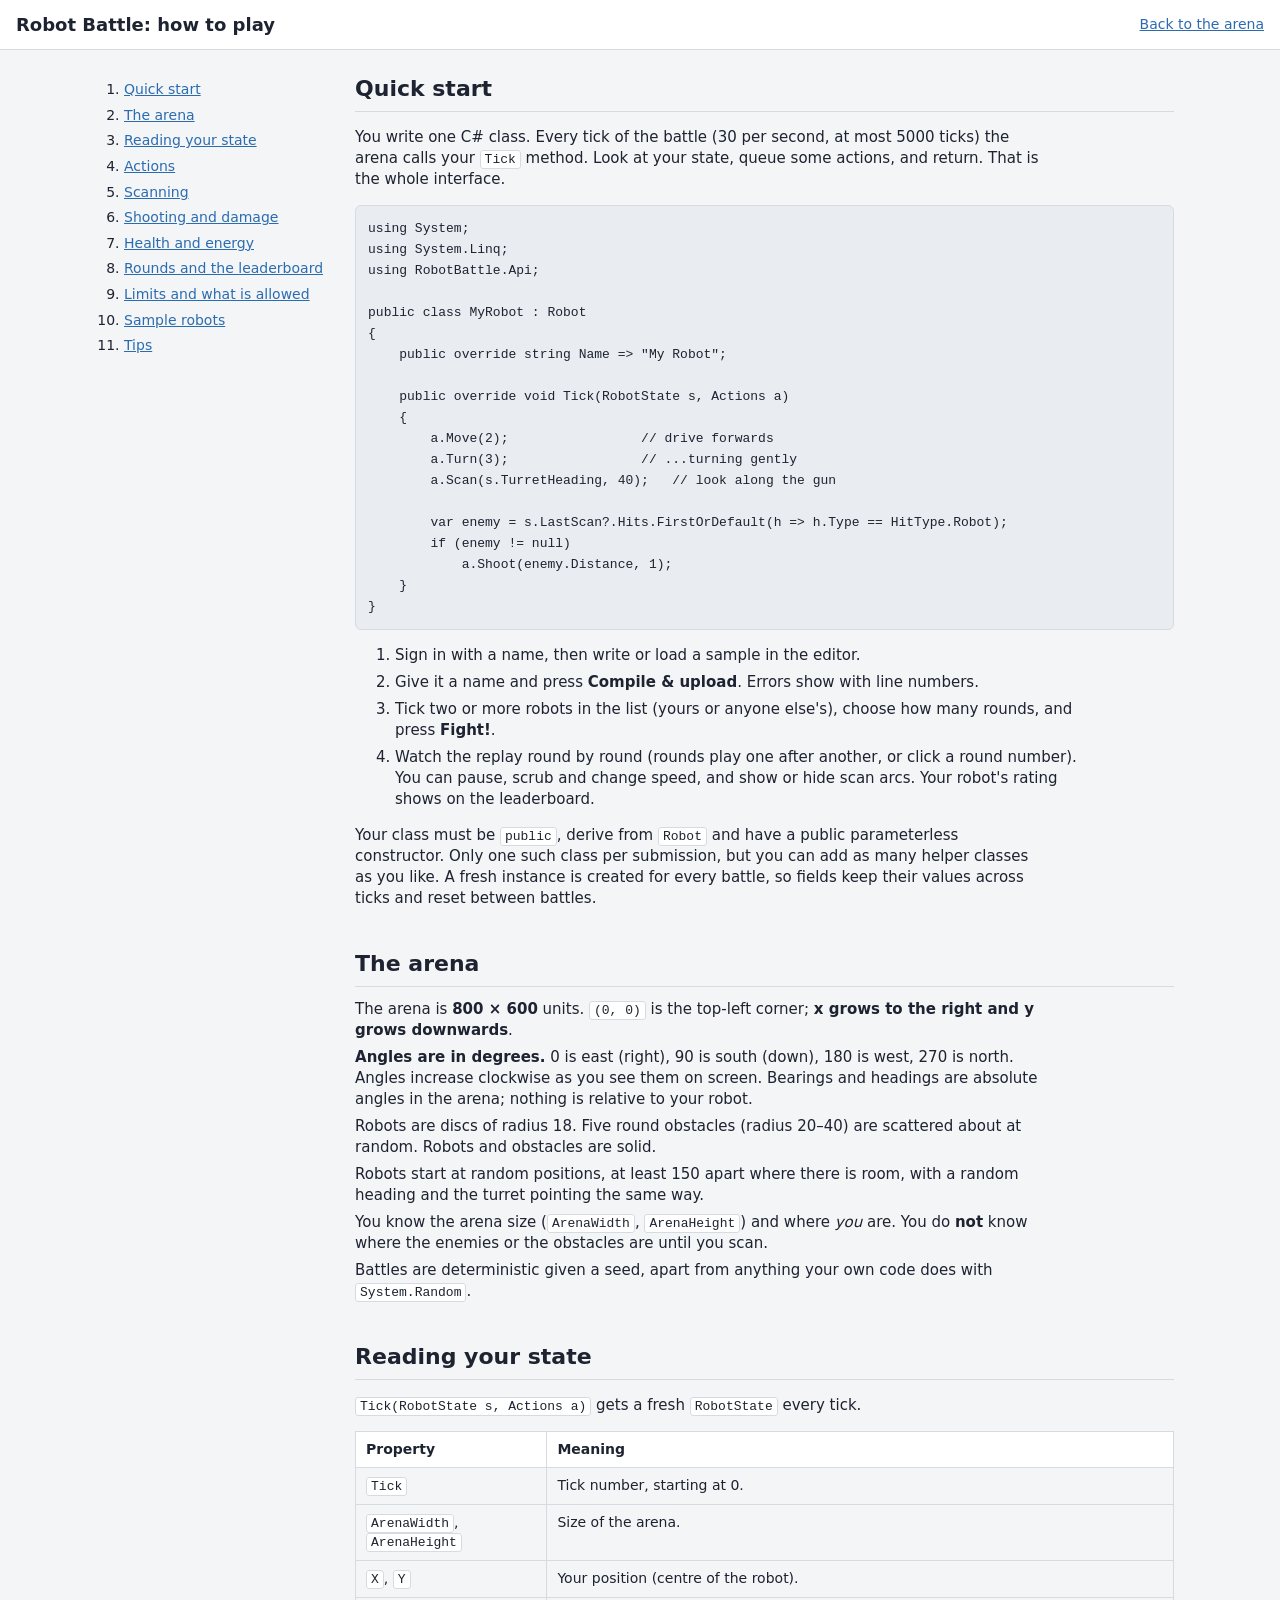
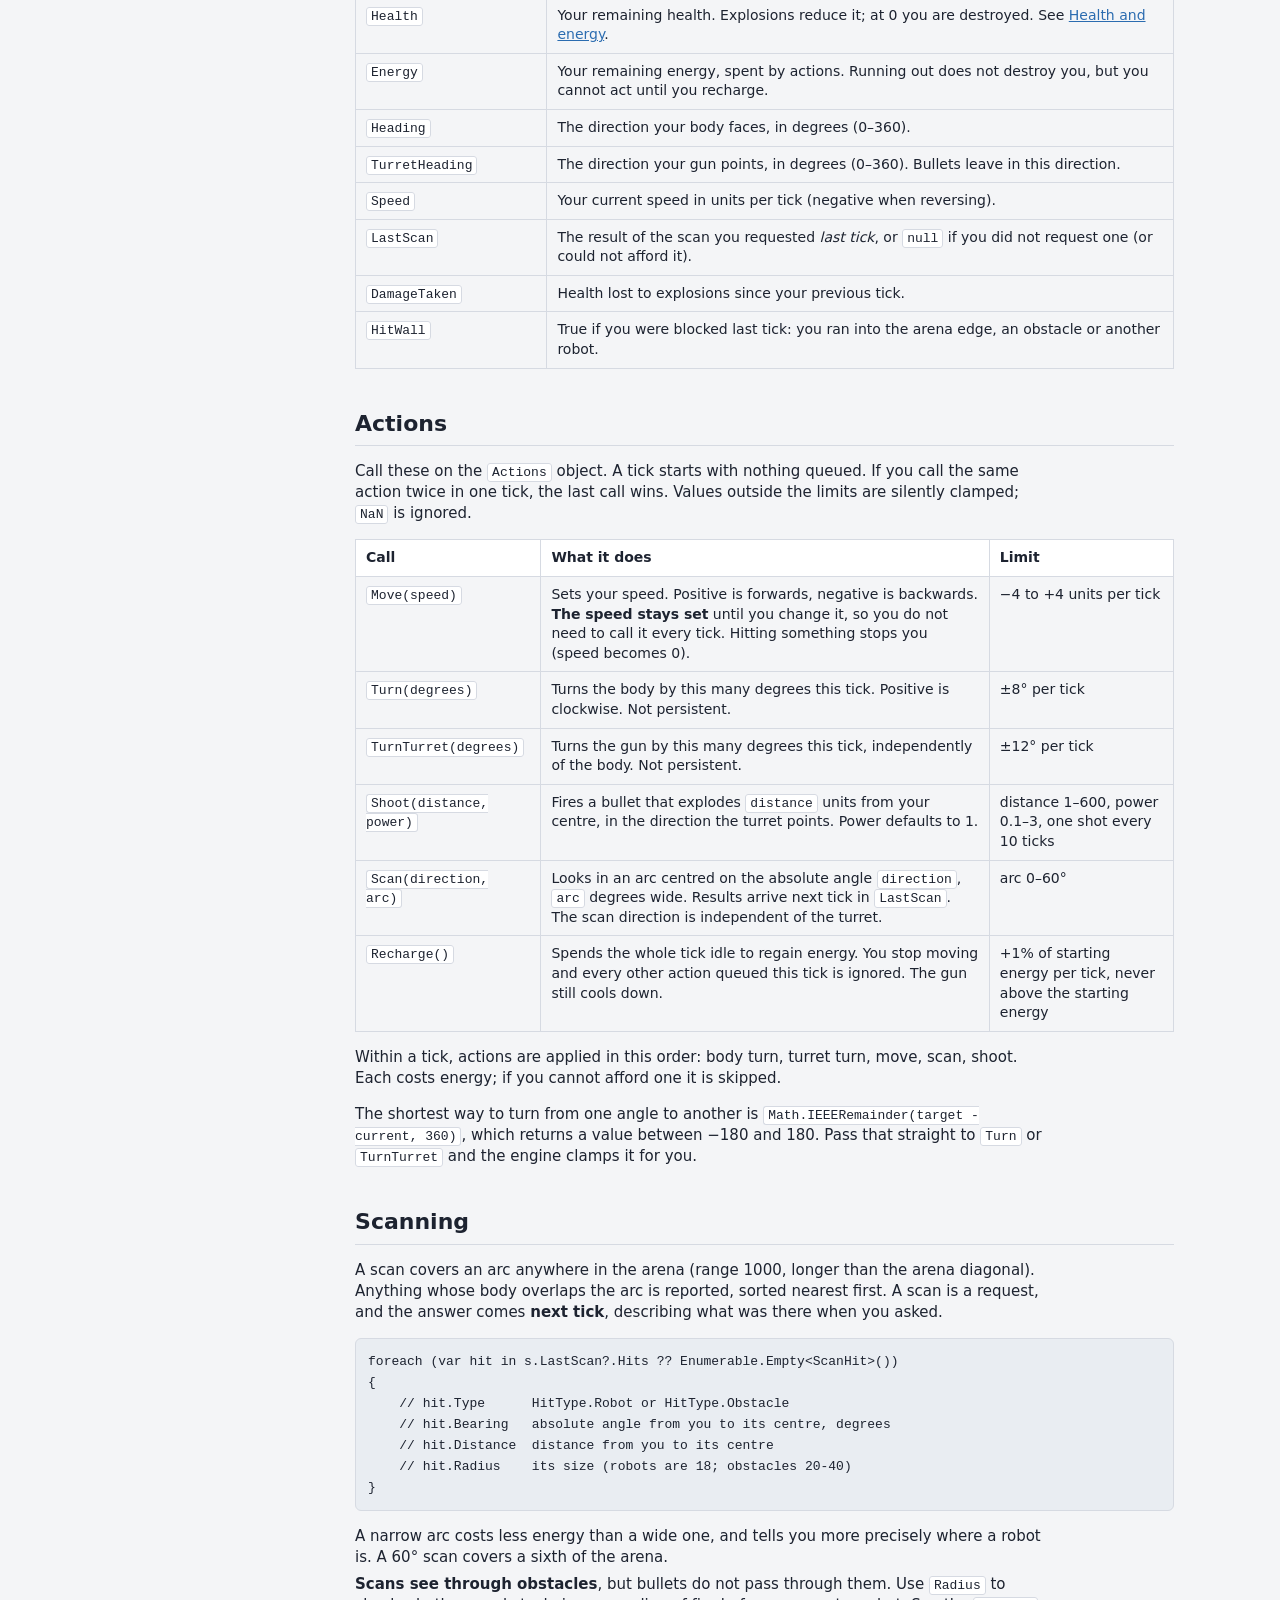
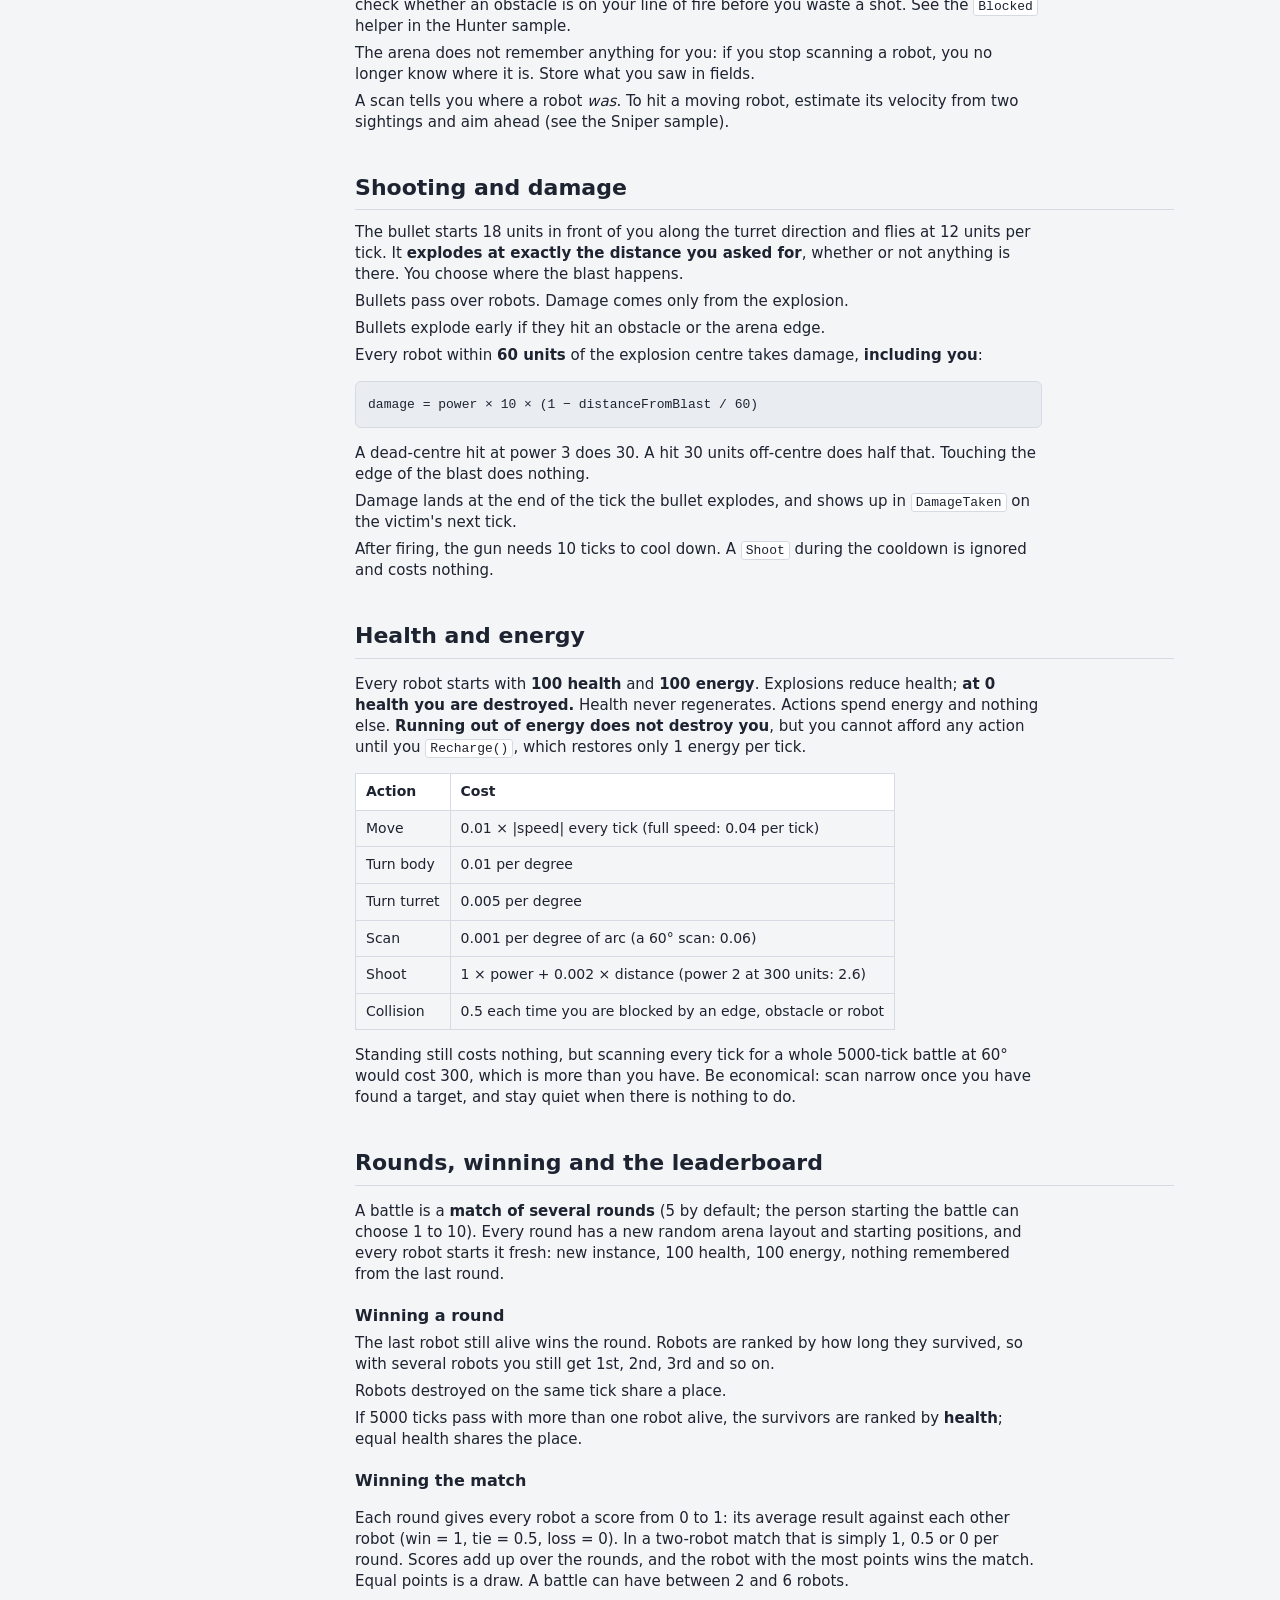
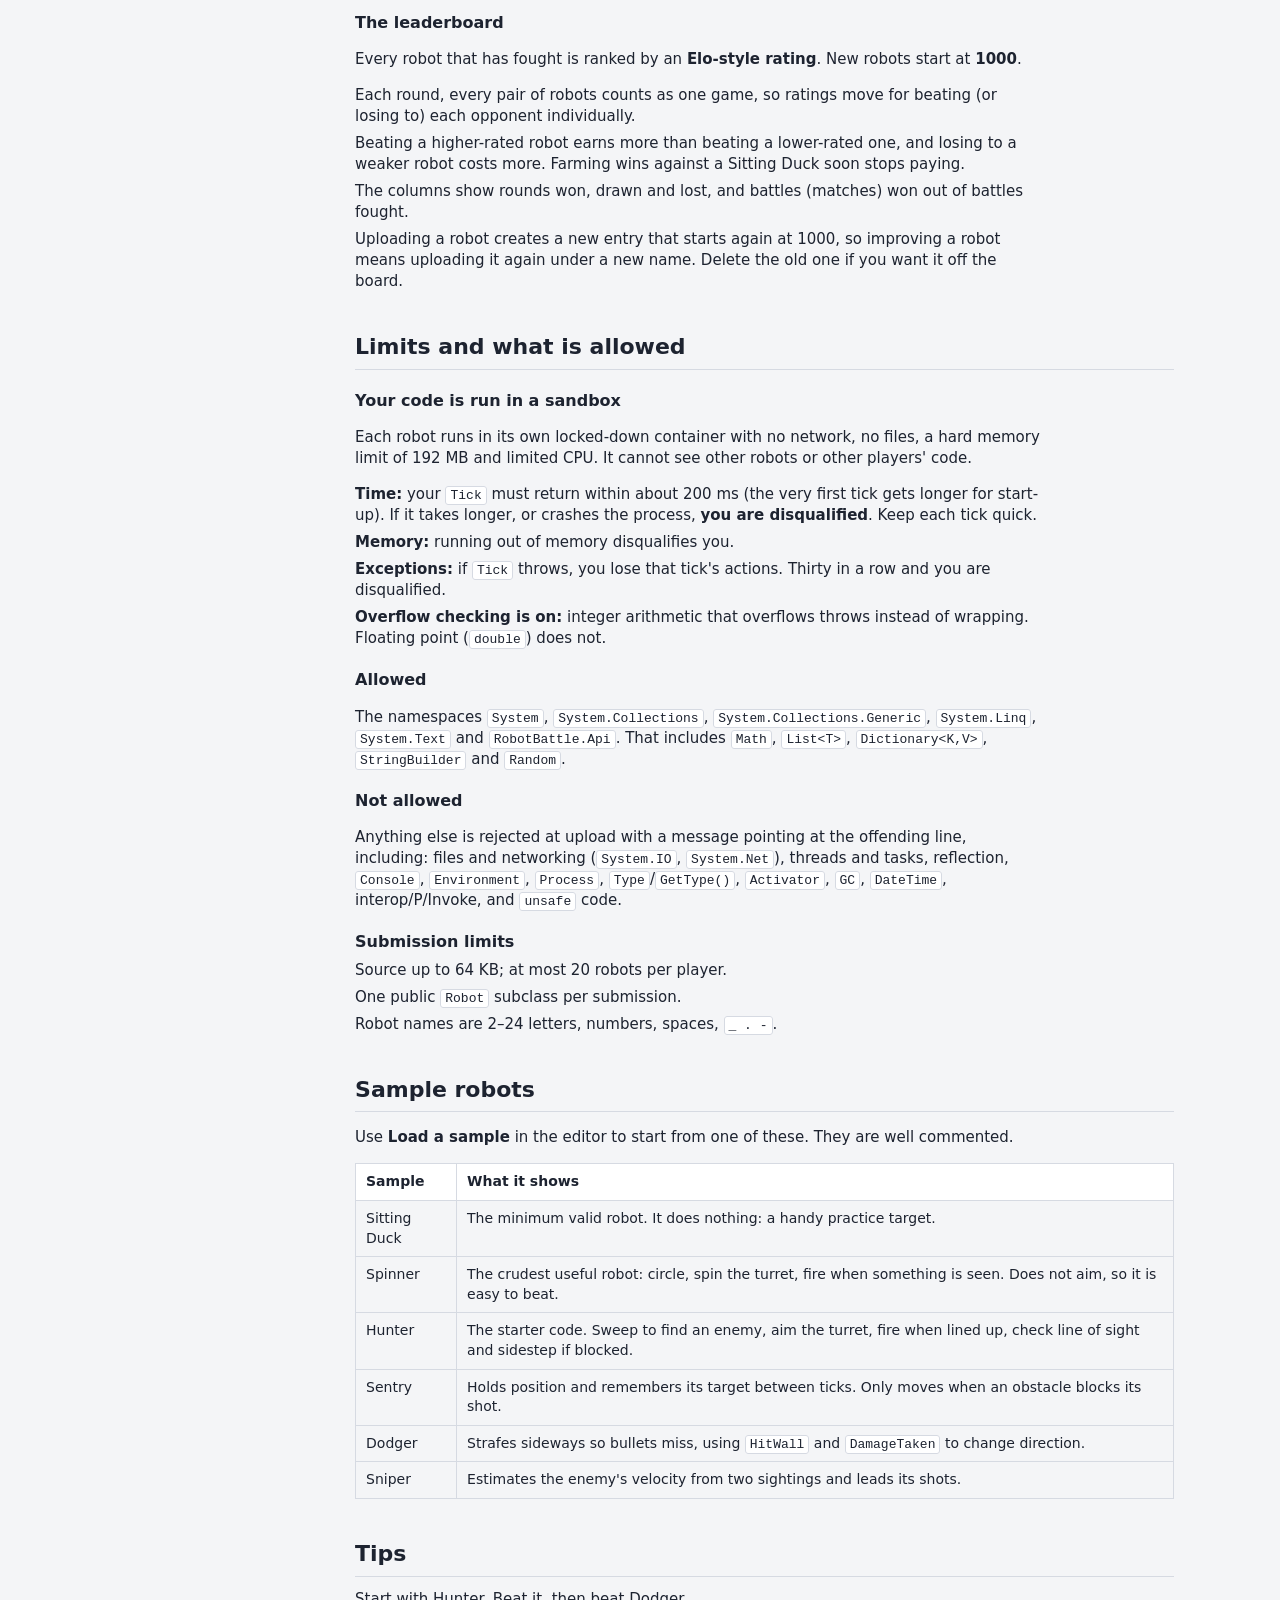
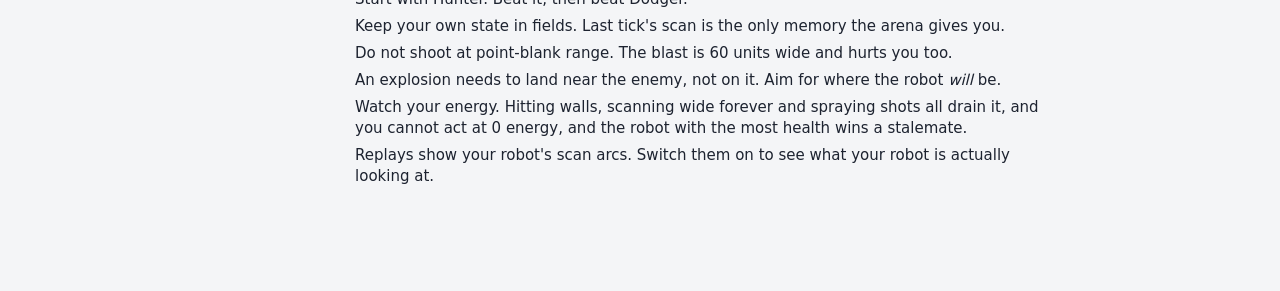
<file: src/RobotBattle.Web/wwwroot/docs.html>
<!doctype html>
<html lang="en">
<head>
<meta charset="utf-8">
<meta name="viewport" content="width=device-width, initial-scale=1">
<title>Robot Battle Docs</title>
<link rel="stylesheet" href="viewer.css">
<link rel="stylesheet" href="docs.css">
</head>
<body>
<header>
  <h1>Robot Battle: how to play</h1>
  <nav><a href="index.html">Back to the arena</a></nav>
</header>

<div class="docs">
<nav class="toc" aria-label="Contents">
  <ol>
    <li><a href="#quickstart">Quick start</a></li>
    <li><a href="#arena">The arena</a></li>
    <li><a href="#state">Reading your state</a></li>
    <li><a href="#actions">Actions</a></li>
    <li><a href="#scanning">Scanning</a></li>
    <li><a href="#shooting">Shooting and damage</a></li>
    <li><a href="#energy">Health and energy</a></li>
    <li><a href="#winning">Rounds and the leaderboard</a></li>
    <li><a href="#limits">Limits and what is allowed</a></li>
    <li><a href="#samples">Sample robots</a></li>
    <li><a href="#tips">Tips</a></li>
  </ol>
</nav>

<article>

<section id="quickstart">
<h2>Quick start</h2>
<p>You write one C# class. Every tick of the battle (30 per second, at most 5000 ticks) the arena calls your <code>Tick</code> method. Look at your state, queue some actions, and return. That is the whole interface.</p>
<pre><code>using System;
using System.Linq;
using RobotBattle.Api;

public class MyRobot : Robot
{
    public override string Name =&gt; "My Robot";

    public override void Tick(RobotState s, Actions a)
    {
        a.Move(2);                 // drive forwards
        a.Turn(3);                 // ...turning gently
        a.Scan(s.TurretHeading, 40);   // look along the gun

        var enemy = s.LastScan?.Hits.FirstOrDefault(h =&gt; h.Type == HitType.Robot);
        if (enemy != null)
            a.Shoot(enemy.Distance, 1);
    }
}</code></pre>
<ol>
  <li>Sign in with a name, then write or load a sample in the editor.</li>
  <li>Give it a name and press <strong>Compile &amp; upload</strong>. Errors show with line numbers.</li>
  <li>Tick two or more robots in the list (yours or anyone else's), choose how many rounds, and press <strong>Fight!</strong>.</li>
  <li>Watch the replay round by round (rounds play one after another, or click a round number). You can pause, scrub and change speed, and show or hide scan arcs. Your robot's rating shows on the leaderboard.</li>
</ol>
<p>Your class must be <code>public</code>, derive from <code>Robot</code> and have a public parameterless constructor. Only one such class per submission, but you can add as many helper classes as you like. A fresh instance is created for every battle, so fields keep their values across ticks and reset between battles.</p>
</section>

<section id="arena">
<h2>The arena</h2>
<ul>
  <li>The arena is <strong>800 &times; 600</strong> units. <code>(0, 0)</code> is the top-left corner; <strong>x grows to the right and y grows downwards</strong>.</li>
  <li><strong>Angles are in degrees.</strong> 0 is east (right), 90 is south (down), 180 is west, 270 is north. Angles increase clockwise as you see them on screen. Bearings and headings are absolute angles in the arena; nothing is relative to your robot.</li>
  <li>Robots are discs of radius 18. Five round obstacles (radius 20&ndash;40) are scattered about at random. Robots and obstacles are solid.</li>
  <li>Robots start at random positions, at least 150 apart where there is room, with a random heading and the turret pointing the same way.</li>
  <li>You know the arena size (<code>ArenaWidth</code>, <code>ArenaHeight</code>) and where <em>you</em> are. You do <strong>not</strong> know where the enemies or the obstacles are until you scan.</li>
  <li>Battles are deterministic given a seed, apart from anything your own code does with <code>System.Random</code>.</li>
</ul>
</section>

<section id="state">
<h2>Reading your state</h2>
<p><code>Tick(RobotState s, Actions a)</code> gets a fresh <code>RobotState</code> every tick.</p>
<table>
  <thead><tr><th>Property</th><th>Meaning</th></tr></thead>
  <tbody>
    <tr><td><code>Tick</code></td><td>Tick number, starting at 0.</td></tr>
    <tr><td><code>ArenaWidth</code>, <code>ArenaHeight</code></td><td>Size of the arena.</td></tr>
    <tr><td><code>X</code>, <code>Y</code></td><td>Your position (centre of the robot).</td></tr>
    <tr><td><code>Health</code></td><td>Your remaining health. Explosions reduce it; at 0 you are destroyed. See <a href="#energy">Health and energy</a>.</td></tr>
    <tr><td><code>Energy</code></td><td>Your remaining energy, spent by actions. Running out does not destroy you, but you cannot act until you recharge.</td></tr>
    <tr><td><code>Heading</code></td><td>The direction your body faces, in degrees (0&ndash;360).</td></tr>
    <tr><td><code>TurretHeading</code></td><td>The direction your gun points, in degrees (0&ndash;360). Bullets leave in this direction.</td></tr>
    <tr><td><code>Speed</code></td><td>Your current speed in units per tick (negative when reversing).</td></tr>
    <tr><td><code>LastScan</code></td><td>The result of the scan you requested <em>last tick</em>, or <code>null</code> if you did not request one (or could not afford it).</td></tr>
    <tr><td><code>DamageTaken</code></td><td>Health lost to explosions since your previous tick.</td></tr>
    <tr><td><code>HitWall</code></td><td>True if you were blocked last tick: you ran into the arena edge, an obstacle or another robot.</td></tr>
  </tbody>
</table>
</section>

<section id="actions">
<h2>Actions</h2>
<p>Call these on the <code>Actions</code> object. A tick starts with nothing queued. If you call the same action twice in one tick, the last call wins. Values outside the limits are silently clamped; <code>NaN</code> is ignored.</p>
<table>
  <thead><tr><th>Call</th><th>What it does</th><th>Limit</th></tr></thead>
  <tbody>
    <tr><td><code>Move(speed)</code></td><td>Sets your speed. Positive is forwards, negative is backwards. <strong>The speed stays set</strong> until you change it, so you do not need to call it every tick. Hitting something stops you (speed becomes 0).</td><td>&minus;4 to +4 units per tick</td></tr>
    <tr><td><code>Turn(degrees)</code></td><td>Turns the body by this many degrees this tick. Positive is clockwise. Not persistent.</td><td>&plusmn;8&deg; per tick</td></tr>
    <tr><td><code>TurnTurret(degrees)</code></td><td>Turns the gun by this many degrees this tick, independently of the body. Not persistent.</td><td>&plusmn;12&deg; per tick</td></tr>
    <tr><td><code>Shoot(distance, power)</code></td><td>Fires a bullet that explodes <code>distance</code> units from your centre, in the direction the turret points. Power defaults to 1.</td><td>distance 1&ndash;600, power 0.1&ndash;3, one shot every 10 ticks</td></tr>
    <tr><td><code>Scan(direction, arc)</code></td><td>Looks in an arc centred on the absolute angle <code>direction</code>, <code>arc</code> degrees wide. Results arrive next tick in <code>LastScan</code>. The scan direction is independent of the turret.</td><td>arc 0&ndash;60&deg;</td></tr>
    <tr><td><code>Recharge()</code></td><td>Spends the whole tick idle to regain energy. You stop moving and every other action queued this tick is ignored. The gun still cools down.</td><td>+1% of starting energy per tick, never above the starting energy</td></tr>
  </tbody>
</table>
<p>Within a tick, actions are applied in this order: body turn, turret turn, move, scan, shoot. Each costs energy; if you cannot afford one it is skipped.</p>
<p>The shortest way to turn from one angle to another is <code>Math.IEEERemainder(target - current, 360)</code>, which returns a value between &minus;180 and 180. Pass that straight to <code>Turn</code> or <code>TurnTurret</code> and the engine clamps it for you.</p>
</section>

<section id="scanning">
<h2>Scanning</h2>
<p>A scan covers an arc anywhere in the arena (range 1000, longer than the arena diagonal). Anything whose body overlaps the arc is reported, sorted nearest first. A scan is a request, and the answer comes <strong>next tick</strong>, describing what was there when you asked.</p>
<pre><code>foreach (var hit in s.LastScan?.Hits ?? Enumerable.Empty&lt;ScanHit&gt;())
{
    // hit.Type      HitType.Robot or HitType.Obstacle
    // hit.Bearing   absolute angle from you to its centre, degrees
    // hit.Distance  distance from you to its centre
    // hit.Radius    its size (robots are 18; obstacles 20-40)
}</code></pre>
<ul>
  <li>A narrow arc costs less energy than a wide one, and tells you more precisely where a robot is. A 60&deg; scan covers a sixth of the arena.</li>
  <li><strong>Scans see through obstacles</strong>, but bullets do not pass through them. Use <code>Radius</code> to check whether an obstacle is on your line of fire before you waste a shot. See the <code>Blocked</code> helper in the Hunter sample.</li>
  <li>The arena does not remember anything for you: if you stop scanning a robot, you no longer know where it is. Store what you saw in fields.</li>
  <li>A scan tells you where a robot <em>was</em>. To hit a moving robot, estimate its velocity from two sightings and aim ahead (see the Sniper sample).</li>
</ul>
</section>

<section id="shooting">
<h2>Shooting and damage</h2>
<ul>
  <li>The bullet starts 18 units in front of you along the turret direction and flies at 12 units per tick. It <strong>explodes at exactly the distance you asked for</strong>, whether or not anything is there. You choose where the blast happens.</li>
  <li>Bullets pass over robots. Damage comes only from the explosion.</li>
  <li>Bullets explode early if they hit an obstacle or the arena edge.</li>
  <li>Every robot within <strong>60 units</strong> of the explosion centre takes damage, <strong>including you</strong>:
    <pre><code>damage = power &times; 10 &times; (1 &minus; distanceFromBlast / 60)</code></pre>
    A dead-centre hit at power 3 does 30. A hit 30 units off-centre does half that. Touching the edge of the blast does nothing.</li>
  <li>Damage lands at the end of the tick the bullet explodes, and shows up in <code>DamageTaken</code> on the victim's next tick.</li>
  <li>After firing, the gun needs 10 ticks to cool down. A <code>Shoot</code> during the cooldown is ignored and costs nothing.</li>
</ul>
</section>

<section id="energy">
<h2>Health and energy</h2>
<p>Every robot starts with <strong>100 health</strong> and <strong>100 energy</strong>. Explosions reduce health; <strong>at 0 health you are destroyed.</strong> Health never regenerates. Actions spend energy and nothing else. <strong>Running out of energy does not destroy you</strong>, but you cannot afford any action until you <code>Recharge()</code>, which restores only 1 energy per tick.</p>
<table>
  <thead><tr><th>Action</th><th>Cost</th></tr></thead>
  <tbody>
    <tr><td>Move</td><td>0.01 &times; |speed| every tick (full speed: 0.04 per tick)</td></tr>
    <tr><td>Turn body</td><td>0.01 per degree</td></tr>
    <tr><td>Turn turret</td><td>0.005 per degree</td></tr>
    <tr><td>Scan</td><td>0.001 per degree of arc (a 60&deg; scan: 0.06)</td></tr>
    <tr><td>Shoot</td><td>1 &times; power + 0.002 &times; distance (power 2 at 300 units: 2.6)</td></tr>
    <tr><td>Collision</td><td>0.5 each time you are blocked by an edge, obstacle or robot</td></tr>
  </tbody>
</table>
<p>Standing still costs nothing, but scanning every tick for a whole 5000-tick battle at 60&deg; would cost 300, which is more than you have. Be economical: scan narrow once you have found a target, and stay quiet when there is nothing to do.</p>
</section>

<section id="winning">
<h2>Rounds, winning and the leaderboard</h2>
<p>A battle is a <strong>match of several rounds</strong> (5 by default; the person starting the battle can choose 1 to 10). Every round has a new random arena layout and starting positions, and every robot starts it fresh: new instance, 100 health, 100 energy, nothing remembered from the last round.</p>
<h3>Winning a round</h3>
<ul>
  <li>The last robot still alive wins the round. Robots are ranked by how long they survived, so with several robots you still get 1st, 2nd, 3rd and so on.</li>
  <li>Robots destroyed on the same tick share a place.</li>
  <li>If 5000 ticks pass with more than one robot alive, the survivors are ranked by <strong>health</strong>; equal health shares the place.</li>
</ul>
<h3>Winning the match</h3>
<p>Each round gives every robot a score from 0 to 1: its average result against each other robot (win = 1, tie = 0.5, loss = 0). In a two-robot match that is simply 1, 0.5 or 0 per round. Scores add up over the rounds, and the robot with the most points wins the match. Equal points is a draw. A battle can have between 2 and 6 robots.</p>
<h3>The leaderboard</h3>
<p>Every robot that has fought is ranked by an <strong>Elo-style rating</strong>. New robots start at <strong>1000</strong>.</p>
<ul>
  <li>Each round, every pair of robots counts as one game, so ratings move for beating (or losing to) each opponent individually.</li>
  <li>Beating a higher-rated robot earns more than beating a lower-rated one, and losing to a weaker robot costs more. Farming wins against a Sitting Duck soon stops paying.</li>
  <li>The columns show rounds won, drawn and lost, and battles (matches) won out of battles fought.</li>
  <li>Uploading a robot creates a new entry that starts again at 1000, so improving a robot means uploading it again under a new name. Delete the old one if you want it off the board.</li>
</ul>
</section>

<section id="limits">
<h2>Limits and what is allowed</h2>
<h3>Your code is run in a sandbox</h3>
<p>Each robot runs in its own locked-down container with no network, no files, a hard memory limit of 192 MB and limited CPU. It cannot see other robots or other players' code.</p>
<ul>
  <li><strong>Time:</strong> your <code>Tick</code> must return within about 200 ms (the very first tick gets longer for start-up). If it takes longer, or crashes the process, <strong>you are disqualified</strong>. Keep each tick quick.</li>
  <li><strong>Memory:</strong> running out of memory disqualifies you.</li>
  <li><strong>Exceptions:</strong> if <code>Tick</code> throws, you lose that tick's actions. Thirty in a row and you are disqualified.</li>
  <li><strong>Overflow checking is on:</strong> integer arithmetic that overflows throws instead of wrapping. Floating point (<code>double</code>) does not.</li>
</ul>
<h3>Allowed</h3>
<p>The namespaces <code>System</code>, <code>System.Collections</code>, <code>System.Collections.Generic</code>, <code>System.Linq</code>, <code>System.Text</code> and <code>RobotBattle.Api</code>. That includes <code>Math</code>, <code>List&lt;T&gt;</code>, <code>Dictionary&lt;K,V&gt;</code>, <code>StringBuilder</code> and <code>Random</code>.</p>
<h3>Not allowed</h3>
<p>Anything else is rejected at upload with a message pointing at the offending line, including: files and networking (<code>System.IO</code>, <code>System.Net</code>), threads and tasks, reflection, <code>Console</code>, <code>Environment</code>, <code>Process</code>, <code>Type</code>/<code>GetType()</code>, <code>Activator</code>, <code>GC</code>, <code>DateTime</code>, interop/P/Invoke, and <code>unsafe</code> code.</p>
<h3>Submission limits</h3>
<ul>
  <li>Source up to 64 KB; at most 20 robots per player.</li>
  <li>One public <code>Robot</code> subclass per submission.</li>
  <li>Robot names are 2&ndash;24 letters, numbers, spaces, <code>_ . -</code>.</li>
</ul>
</section>

<section id="samples">
<h2>Sample robots</h2>
<p>Use <strong>Load a sample</strong> in the editor to start from one of these. They are well commented.</p>
<table>
  <thead><tr><th>Sample</th><th>What it shows</th></tr></thead>
  <tbody>
    <tr><td>Sitting Duck</td><td>The minimum valid robot. It does nothing: a handy practice target.</td></tr>
    <tr><td>Spinner</td><td>The crudest useful robot: circle, spin the turret, fire when something is seen. Does not aim, so it is easy to beat.</td></tr>
    <tr><td>Hunter</td><td>The starter code. Sweep to find an enemy, aim the turret, fire when lined up, check line of sight and sidestep if blocked.</td></tr>
    <tr><td>Sentry</td><td>Holds position and remembers its target between ticks. Only moves when an obstacle blocks its shot.</td></tr>
    <tr><td>Dodger</td><td>Strafes sideways so bullets miss, using <code>HitWall</code> and <code>DamageTaken</code> to change direction.</td></tr>
    <tr><td>Sniper</td><td>Estimates the enemy's velocity from two sightings and leads its shots.</td></tr>
  </tbody>
</table>
</section>

<section id="tips">
<h2>Tips</h2>
<ul>
  <li>Start with Hunter. Beat it, then beat Dodger.</li>
  <li>Keep your own state in fields. Last tick's scan is the only memory the arena gives you.</li>
  <li>Do not shoot at point-blank range. The blast is 60 units wide and hurts you too.</li>
  <li>An explosion needs to land near the enemy, not on it. Aim for where the robot <em>will</em> be.</li>
  <li>Watch your energy. Hitting walls, scanning wide forever and spraying shots all drain it, and you cannot act at 0 energy, and the robot with the most health wins a stalemate.</li>
  <li>Replays show your robot's scan arcs. Switch them on to see what your robot is actually looking at.</li>
</ul>
</section>

</article>
</div>
</body>
</html>
</file>
<file: src/RobotBattle.Web/wwwroot/viewer.css>
:root {
  --bg: #f4f5f7; --panel: #fff; --text: #1d2330; --muted: #5b6475; --border: #d6dae2;
  --arena: #e9edf2; --accent: #2b6cb0;
}
@media (prefers-color-scheme: dark) {
  :root { --bg: #14171d; --panel: #1d222b; --text: #e6e9ef; --muted: #98a1b3; --border: #343b48; --arena: #10131a; --accent: #6aa5e8; }
}
* { box-sizing: border-box; }
body { margin: 0; background: var(--bg); color: var(--text); font: 15px/1.4 system-ui, sans-serif; }
header, footer { display: flex; gap: 16px; align-items: center; padding: 12px 16px; background: var(--panel); border-bottom: 1px solid var(--border); flex-wrap: wrap; }
footer { border-top: 1px solid var(--border); border-bottom: 0; }
h1 { font-size: 18px; margin: 0; flex: 1; }
h2 { font-size: 14px; margin: 0 0 8px; color: var(--muted); text-transform: uppercase; letter-spacing: .04em; }
main { display: flex; gap: 16px; padding: 16px; flex-wrap: wrap; align-items: flex-start; }
.stage { position: relative; max-width: 100%; }
canvas { max-width: 100%; height: auto; border: 1px solid var(--border); border-radius: 6px; background: var(--arena); display: block; }
aside { background: var(--panel); border: 1px solid var(--border); border-radius: 6px; padding: 12px; flex: 0 1 340px; min-width: 260px; overflow-wrap: anywhere; }
ul { list-style: none; margin: 0 0 12px; padding: 0; }
li { margin-bottom: 10px; }
li .name { display: flex; align-items: center; gap: 8px; font-weight: 600; }
li.dead .name { text-decoration: line-through; opacity: .55; }
.swatch { width: 12px; height: 12px; border-radius: 50%; display: inline-block; }
.bar { height: 6px; background: var(--border); border-radius: 3px; margin-top: 4px; overflow: hidden; }
.bar > div { height: 100%; }
.ebar { height: 3px; margin-top: 2px; }
.result { position: absolute; inset: auto 0 16px 0; margin: auto; width: fit-content; padding: 8px 16px; background: var(--panel); border: 1px solid var(--border); border-radius: 6px; font-weight: 600; }
button, select, input[type=number] { font: inherit; padding: 5px 10px; background: var(--panel); color: var(--text); border: 1px solid var(--border); border-radius: 4px; }
button { cursor: pointer; }
button:hover { border-color: var(--accent); }
input[type=range] { flex: 1; min-width: 160px; }
.check { color: var(--muted); font-size: 14px; }
@media (max-width: 640px) { main { padding: 8px; } header, footer { padding: 8px; } }

/* ---- app shell ---- */
.card { background: var(--panel); border: 1px solid var(--border); border-radius: 6px; padding: 16px; margin: 16px; }
.card.narrow { max-width: 360px; margin: 48px auto; }
.card form { display: flex; gap: 8px; align-items: end; flex-wrap: wrap; }
label { display: inline-flex; flex-direction: column; gap: 4px; font-size: 14px; color: var(--muted); }
label.check, .pick label { flex-direction: row; align-items: center; gap: 6px; }
input:not([type=checkbox]):not([type=range]) { font: inherit; padding: 5px 8px; background: var(--panel); color: var(--text); border: 1px solid var(--border); border-radius: 4px; }
.row { display: flex; gap: 8px; align-items: end; flex-wrap: wrap; margin-bottom: 8px; }
.actions { display: flex; gap: 12px; align-items: center; }
.muted { color: var(--muted); font-size: 13px; }
.error { color: #c0392b; min-height: 1.4em; margin: 8px 0 0; }
.secondary { background: transparent; }
.link { background: none; border: 0; padding: 0; color: var(--accent); text-decoration: underline; font-size: 13px; }
.link.danger { color: #c0392b; }
.pick { max-height: 200px; overflow-y: auto; }
.pick li { margin-bottom: 6px; }
.placeholder { position: absolute; inset: 0; display: grid; place-items: center; color: var(--muted); text-align: center; padding: 16px; pointer-events: none; }
textarea { width: 100%; font: 13px/1.45 ui-monospace, Consolas, monospace; padding: 10px; background: var(--arena); color: var(--text); border: 1px solid var(--border); border-radius: 4px; tab-size: 4; resize: vertical; }
.diag { margin: 8px 0 0; white-space: pre-wrap; min-height: 1.4em; font-size: 13px; }
.diag.ok { color: #2e9e5b; } .diag.bad { color: #c0392b; }
.editor { margin-top: 0; }
[hidden] { display: none !important; }

nav a { color: var(--accent); font-size: 14px; }

/* ---- rounds, match result, leaderboard ---- */
.rounds { display: flex; gap: 6px; align-items: center; flex-wrap: wrap; margin-top: 8px; }
.rounds button { min-width: 34px; }
.rounds button.active { background: var(--accent); border-color: var(--accent); color: var(--bg); }
.match { margin-top: 12px; max-width: 800px; }
.match h2 { margin-bottom: 4px; }
.card.leaderboard table, .match table { display: table; width: 100%; }
.leaderboard tr.mine td { background: color-mix(in srgb, var(--accent) 14%, transparent); }
.leaderboard td:nth-child(n+4), .leaderboard th:nth-child(n+4), .match td:nth-child(n+3), .match th:nth-child(n+3) { text-align: right; white-space: nowrap; }
.up { color: #2e9e5b; } .down { color: #c0392b; }
.card table, .match table { border-collapse: collapse; font-size: 14px; }
.card th, .card td, .match th, .match td { padding: 6px 10px; border-bottom: 1px solid var(--border); text-align: left; }
.card th, .match th { color: var(--muted); font-weight: 600; }
</file>
<file: src/RobotBattle.Web/wwwroot/docs.css>
.docs { display: flex; gap: 32px; max-width: 1100px; margin: 0 auto; padding: 24px 16px 64px; align-items: flex-start; }
.toc { position: sticky; top: 16px; min-width: 190px; font-size: 14px; }
.toc ol { margin: 0; padding-left: 18px; }
.toc li { margin: 6px 0; }
.toc a, article a { color: var(--accent); }
article { min-width: 0; flex: 1; }
article section { margin-bottom: 40px; scroll-margin-top: 16px; }
article h2 { font-size: 22px; margin: 0 0 12px; color: var(--text); text-transform: none; letter-spacing: 0; padding-bottom: 6px; border-bottom: 1px solid var(--border); }
article h3 { font-size: 16px; margin: 20px 0 6px; }
article p, article li { max-width: 72ch; }
article li { margin-bottom: 6px; }
code { font: 13px ui-monospace, Consolas, monospace; background: var(--panel); border: 1px solid var(--border); border-radius: 3px; padding: 1px 4px; }
pre { background: var(--arena); border: 1px solid var(--border); border-radius: 6px; padding: 12px; overflow-x: auto; }
pre code { background: none; border: 0; padding: 0; }
table { border-collapse: collapse; width: 100%; margin: 12px 0; font-size: 14px; display: block; overflow-x: auto; }
th, td { text-align: left; vertical-align: top; padding: 8px 10px; border: 1px solid var(--border); }
th { background: var(--panel); }
@media (max-width: 760px) { .docs { flex-direction: column; } .toc { position: static; } }
</file>
